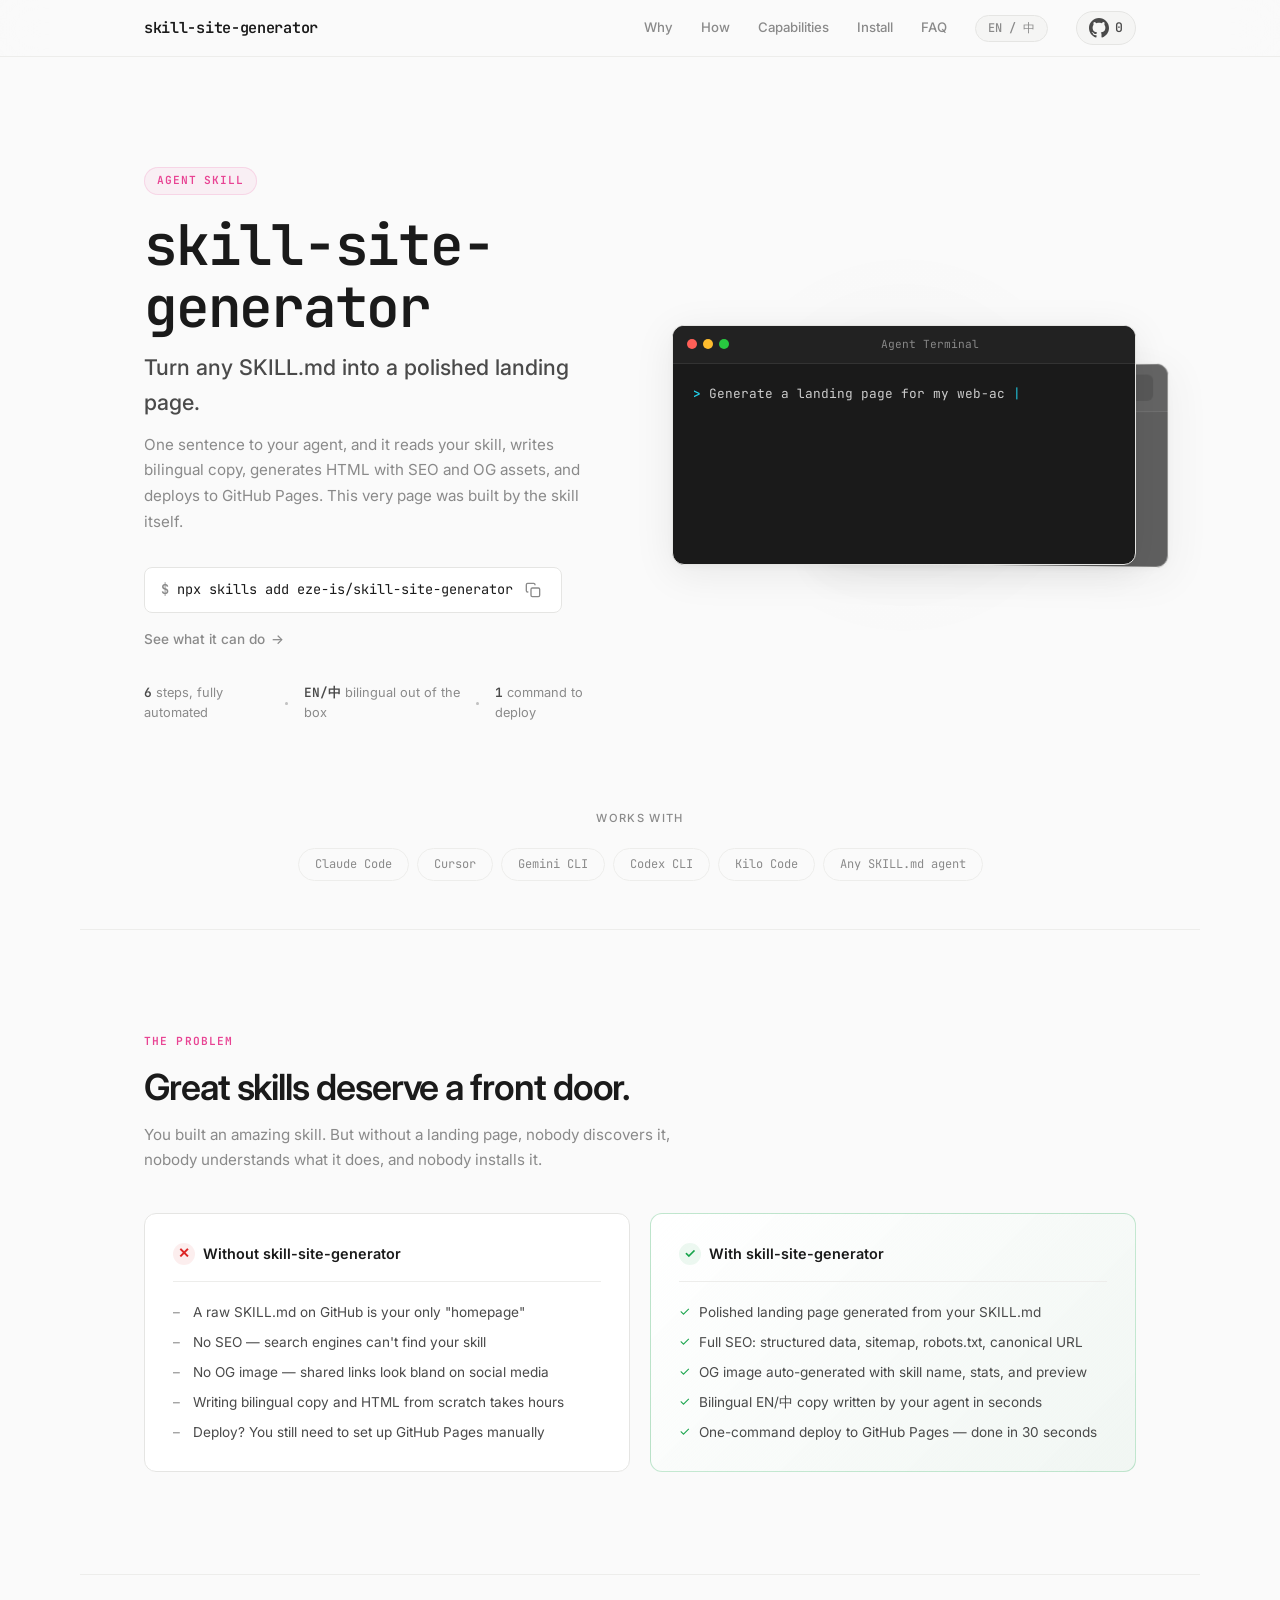
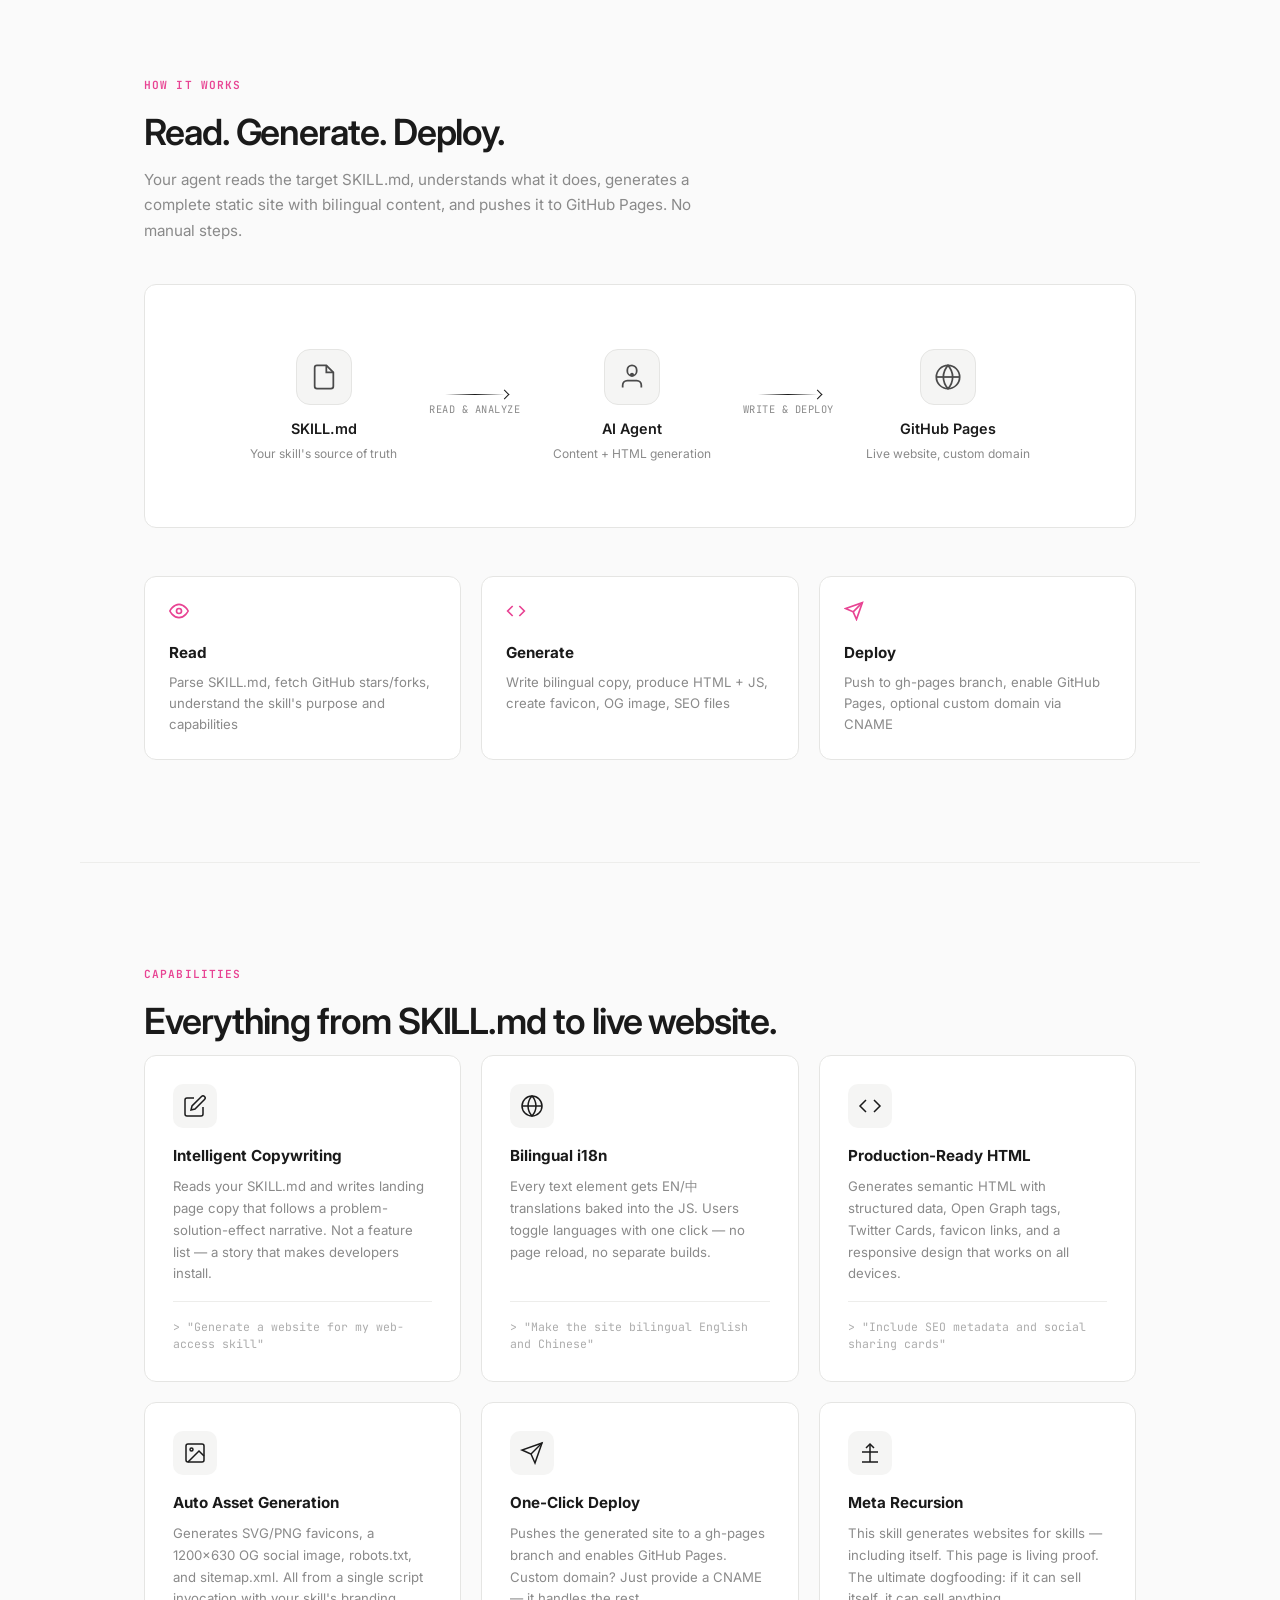
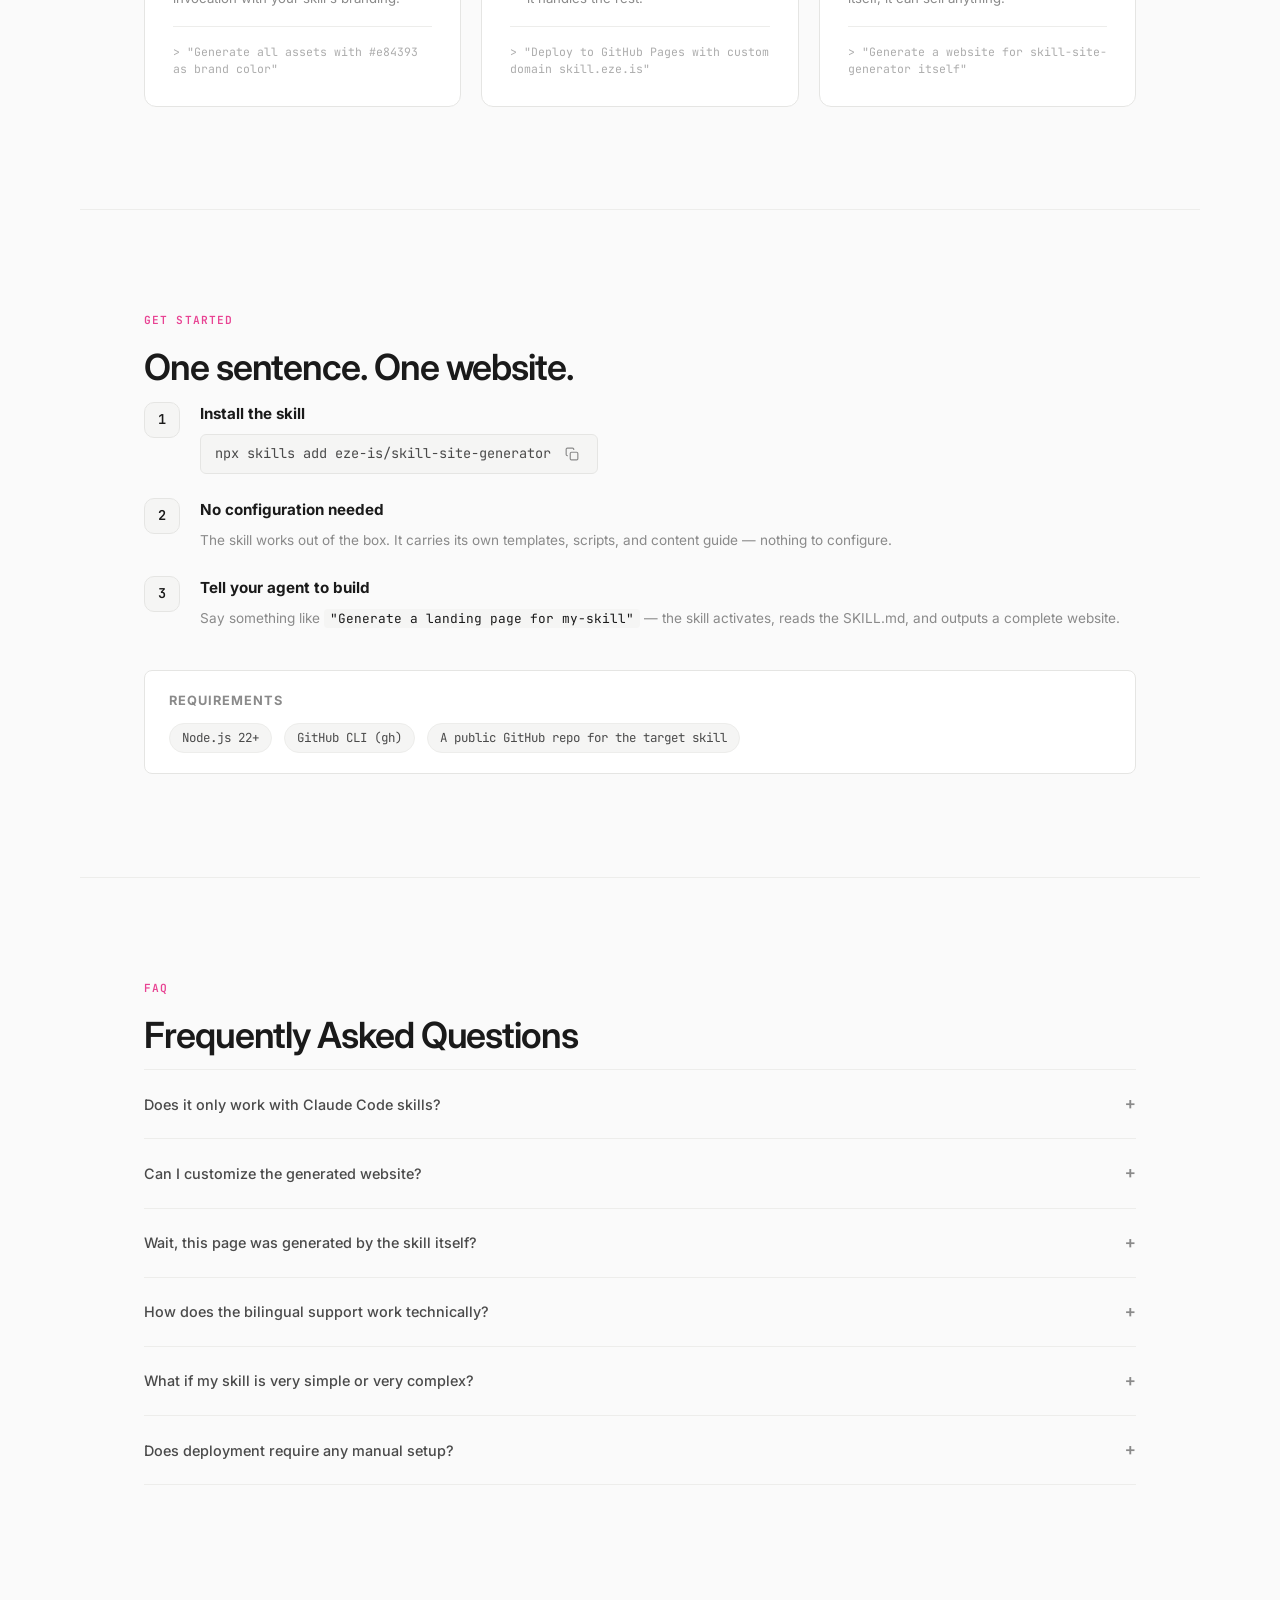
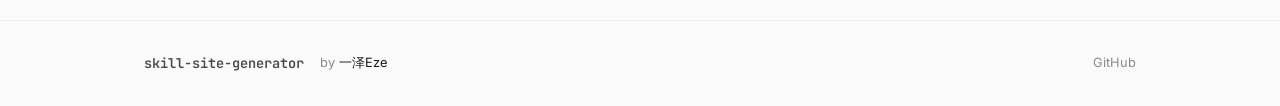
<file: index.html>
<!DOCTYPE html>
<html lang="en">
<head>
  <meta charset="UTF-8">
  <meta name="viewport" content="width=device-width, initial-scale=1.0">
  <title>skill-site-generator — One Command to a Polished Skill Landing Page</title>
  <meta name="description" content="Generate a polished landing page for any SKILL.md-based agent skill. One command, bilingual i18n, SEO-ready, GitHub Pages deployment. The skill that builds its own website.">
  <meta name="keywords" content="skill-site-generator, agent skill, SKILL.md, landing page, GitHub Pages, Claude Code, Cursor, site generator, i18n, SEO">
  <meta name="author" content="一泽Eze">
  <link rel="canonical" href="https://skill-site-generator.eze.is/">

  <!-- Favicon -->
  <link rel="icon" type="image/svg+xml" href="/favicon.svg">
  <link rel="icon" type="image/png" sizes="32x32" href="/favicon-32x32.png">
  <link rel="icon" type="image/png" sizes="16x16" href="/favicon-16x16.png">
  <link rel="apple-touch-icon" sizes="180x180" href="/apple-touch-icon.png">
  <meta name="theme-color" content="#fafafa">

  <!-- Open Graph -->
  <meta property="og:type" content="website">
  <meta property="og:title" content="skill-site-generator — One Command to a Polished Skill Landing Page">
  <meta property="og:description" content="Generate a polished landing page for any SKILL.md-based agent skill. Bilingual, SEO-ready, one-click deploy to GitHub Pages.">
  <meta property="og:url" content="https://skill-site-generator.eze.is/">
  <meta property="og:site_name" content="skill-site-generator">
  <meta property="og:image" content="https://skill-site-generator.eze.is/og.png">
  <meta property="og:image:width" content="1200">
  <meta property="og:image:height" content="630">

  <!-- Twitter Card -->
  <meta name="twitter:card" content="summary_large_image">
  <meta name="twitter:title" content="skill-site-generator — One Command to a Polished Skill Landing Page">
  <meta name="twitter:description" content="Generate a polished landing page for any SKILL.md-based agent skill. One command, bilingual, SEO-ready.">
  <meta name="twitter:image" content="https://skill-site-generator.eze.is/og.png">
  <meta name="twitter:creator" content="@eze_is_1">

  <!-- Structured Data -->
  <script type="application/ld+json">
  {
    "@context": "https://schema.org",
    "@type": "SoftwareApplication",
    "name": "skill-site-generator",
    "description": "Agent Skill that generates polished landing pages for any SKILL.md-based skill. One command to create a bilingual, SEO-ready website with GitHub Pages deployment.",
    "url": "https://skill-site-generator.eze.is/",
    "applicationCategory": "DeveloperApplication",
    "operatingSystem": "macOS, Linux, Windows",
    "author": {
      "@type": "Person",
      "name": "一泽Eze",
      "url": "https://x.com/eze_is_1"
    },
    "codeRepository": "https://github.com/eze-is/skill-site-generator",
    "offers": {
      "@type": "Offer",
      "price": "0",
      "priceCurrency": "USD"
    }
  }
  </script>

  <!-- Breadcrumb structured data -->
  <script type="application/ld+json">
  {
    "@context": "https://schema.org",
    "@type": "BreadcrumbList",
    "itemListElement": [
      { "@type": "ListItem", "position": 1, "name": "Home", "item": "https://skill-site-generator.eze.is/" },
      { "@type": "ListItem", "position": 2, "name": "Capabilities", "item": "https://skill-site-generator.eze.is/#capabilities" },
      { "@type": "ListItem", "position": 3, "name": "Install", "item": "https://skill-site-generator.eze.is/#install" },
      { "@type": "ListItem", "position": 4, "name": "FAQ", "item": "https://skill-site-generator.eze.is/#faq" }
    ]
  }
  </script>

  <!-- FAQ structured data for Google rich results -->
  <script type="application/ld+json">
  {
    "@context": "https://schema.org",
    "@type": "FAQPage",
    "mainEntity": [
      {
        "@type": "Question",
        "name": "Does it only work with Claude Code skills?",
        "acceptedAnswer": {
          "@type": "Answer",
          "text": "No. It generates websites for any SKILL.md-based skill, regardless of which agent harness runs it — Claude Code, Cursor, Gemini CLI, Codex CLI, etc."
        }
      },
      {
        "@type": "Question",
        "name": "Can I customize the generated website's design?",
        "acceptedAnswer": {
          "@type": "Answer",
          "text": "The generated site uses a polished shared CSS template. You can freely edit the output HTML and JS after generation — it's all static files you own."
        }
      },
      {
        "@type": "Question",
        "name": "Does it really generate its own website?",
        "acceptedAnswer": {
          "@type": "Answer",
          "text": "Yes. This very page was generated by skill-site-generator for itself. It reads its own SKILL.md and produces this landing page — the ultimate dogfooding."
        }
      },
      {
        "@type": "Question",
        "name": "How does the bilingual support work?",
        "acceptedAnswer": {
          "@type": "Answer",
          "text": "All text content has data-i18n attributes. The script.js contains en/zh translation objects, and a toggle button switches languages instantly without page reload."
        }
      },
      {
        "@type": "Question",
        "name": "Do I need to write any code to generate a site?",
        "acceptedAnswer": {
          "@type": "Answer",
          "text": "No. Just tell your agent 'generate a website for my skill' and provide a SKILL.md path or GitHub repo. The skill handles everything — content generation, HTML/JS output, asset creation, and deployment."
        }
      }
    ]
  }
  </script>

  <link rel="preconnect" href="https://fonts.googleapis.com">
  <link rel="preconnect" href="https://fonts.gstatic.com" crossorigin>
  <link href="https://fonts.googleapis.com/css2?family=Inter:wght@400;500;600&family=JetBrains+Mono:wght@400;500;600&display=swap" rel="stylesheet">
  <link rel="stylesheet" href="style.css">
</head>
<body>
  <!-- Nav -->
  <nav class="nav" id="nav">
    <div class="nav-inner">
      <a href="#" class="nav-logo">skill-site-generator</a>
      <div class="nav-links">
        <a href="#problem" data-i18n="nav.why">Why</a>
        <a href="#architecture" data-i18n="nav.how">How</a>
        <a href="#capabilities" data-i18n="nav.capabilities">Capabilities</a>
        <a href="#install" data-i18n="nav.install">Install</a>
        <a href="#faq">FAQ</a>
        <button class="lang-toggle" id="lang-toggle" aria-label="Switch language">EN / 中</button>
        <a href="https://github.com/eze-is/skill-site-generator" target="_blank" class="nav-github">
          <svg width="20" height="20" viewBox="0 0 24 24" fill="currentColor"><path d="M12 0c-6.626 0-12 5.373-12 12 0 5.302 3.438 9.8 8.207 11.387.599.111.793-.261.793-.577v-2.234c-3.338.726-4.033-1.416-4.033-1.416-.546-1.387-1.333-1.756-1.333-1.756-1.089-.745.083-.729.083-.729 1.205.084 1.839 1.237 1.839 1.237 1.07 1.834 2.807 1.304 3.492.997.107-.775.418-1.305.762-1.604-2.665-.305-5.467-1.334-5.467-5.931 0-1.311.469-2.381 1.236-3.221-.124-.303-.535-1.524.117-3.176 0 0 1.008-.322 3.301 1.23.957-.266 1.983-.399 3.003-.404 1.02.005 2.047.138 3.006.404 2.291-1.552 3.297-1.23 3.297-1.23.653 1.653.242 2.874.118 3.176.77.84 1.235 1.911 1.235 3.221 0 4.609-2.807 5.624-5.479 5.921.43.372.823 1.102.823 2.222v3.293c0 .319.192.694.801.576 4.765-1.589 8.199-6.086 8.199-11.386 0-6.627-5.373-12-12-12z"/></svg>
          <span class="star-count">0</span>
        </a>
      </div>
    </div>
  </nav>

  <!-- Hero -->
  <section class="hero" id="hero">
    <div class="hero-content">
      <div class="hero-badge" data-i18n="hero.badge">Agent Skill</div>
      <h1 class="hero-title">skill-site-generator</h1>
      <p class="hero-subtitle" data-i18n="hero.subtitle">Turn any SKILL.md into a polished landing page.</p>
      <p class="hero-desc" data-i18n="hero.desc">One sentence to your agent, and it reads your skill, writes bilingual copy, generates HTML with SEO and OG assets, and deploys to GitHub Pages. This very page was built by the skill itself.</p>
      <div class="hero-actions">
        <div class="hero-install">
          <span class="install-prompt">$</span>
          <code>npx skills add eze-is/skill-site-generator</code>
          <button class="copy-btn" data-copy="npx skills add eze-is/skill-site-generator" aria-label="Copy">
            <svg width="16" height="16" viewBox="0 0 24 24" fill="none" stroke="currentColor" stroke-width="2"><rect x="9" y="9" width="13" height="13" rx="2"/><path d="M5 15H4a2 2 0 01-2-2V4a2 2 0 012-2h9a2 2 0 012 2v1"/></svg>
          </button>
        </div>
        <a href="#capabilities" class="hero-cta" data-i18n="hero.cta">See what it can do</a>
      </div>
      <div class="hero-stats">
        <div class="stat"><strong>6</strong> <span data-i18n="hero.steps">steps, fully automated</span></div>
        <div class="stat-sep"></div>
        <div class="stat"><strong>EN/中</strong> <span data-i18n="hero.i18n">bilingual out of the box</span></div>
        <div class="stat-sep"></div>
        <div class="stat"><strong>1</strong> <span data-i18n="hero.command">command to deploy</span></div>
      </div>
    </div>
    <div class="hero-visual">
      <div class="terminal-window">
        <div class="terminal-header">
          <div class="terminal-dots">
            <span class="dot red"></span>
            <span class="dot yellow"></span>
            <span class="dot green"></span>
          </div>
          <span class="terminal-title">Agent Terminal</span>
        </div>
        <div class="terminal-body" id="terminal-demo">
          <div class="terminal-line">
            <span class="t-prompt">&gt;</span>
            <span class="t-text" id="demo-prompt"></span>
            <span class="t-cursor">|</span>
          </div>
          <div class="terminal-output" id="demo-output"></div>
        </div>
      </div>
      <div class="browser-window">
        <div class="browser-header">
          <div class="terminal-dots">
            <span class="dot red"></span>
            <span class="dot yellow"></span>
            <span class="dot green"></span>
          </div>
          <div class="browser-url">
            <svg width="12" height="12" viewBox="0 0 24 24" fill="none" stroke="currentColor" stroke-width="2"><path d="M12 22s8-4 8-10V5l-8-3-8 3v7c0 6 8 10 8 10z"/></svg>
            <span id="browser-url-text">your-skill.github.io</span>
          </div>
        </div>
        <div class="browser-body" id="browser-demo">
          <div class="browser-placeholder">
            <div class="browser-skeleton">
              <div class="skel-nav"></div>
              <div class="skel-hero-block"></div>
              <div class="skel-lines">
                <div class="skel-line w80"></div>
                <div class="skel-line w60"></div>
                <div class="skel-line w70"></div>
              </div>
            </div>
          </div>
        </div>
      </div>
    </div>
  </section>

  <!-- Logos -->
  <section class="logos-section">
    <p class="logos-label" data-i18n="logos.label">Works with</p>
    <div class="logos-row">
      <div class="logo-item">Claude Code</div>
      <div class="logo-item">Cursor</div>
      <div class="logo-item">Gemini CLI</div>
      <div class="logo-item">Codex CLI</div>
      <div class="logo-item">Kilo Code</div>
      <div class="logo-item">Any SKILL.md agent</div>
    </div>
  </section>

  <!-- Problem -->
  <section class="section problem-section" id="problem">
    <div class="section-inner">
      <div class="section-label" data-i18n="problem.label">The Problem</div>
      <h2 class="section-title" data-i18n="problem.title">Great skills deserve a front door.</h2>
      <p class="section-desc" data-i18n="problem.desc">You built an amazing skill. But without a landing page, nobody discovers it, nobody understands what it does, and nobody installs it.</p>
      <div class="comparison-grid">
        <div class="comparison-card without">
          <div class="comparison-header">
            <span class="comparison-icon">&#x2715;</span>
            <span data-i18n="problem.without">Without skill-site-generator</span>
          </div>
          <ul class="comparison-list">
            <li data-i18n="problem.w1">A raw SKILL.md on GitHub is your only "homepage"</li>
            <li data-i18n="problem.w2">No SEO — search engines can't find your skill</li>
            <li data-i18n="problem.w3">No OG image — shared links look bland on social media</li>
            <li data-i18n="problem.w4">Writing bilingual copy and HTML from scratch takes hours</li>
            <li data-i18n="problem.w5">Deploy? You still need to set up GitHub Pages manually</li>
          </ul>
        </div>
        <div class="comparison-card with">
          <div class="comparison-header">
            <span class="comparison-icon">&#x2713;</span>
            <span data-i18n="problem.with">With skill-site-generator</span>
          </div>
          <ul class="comparison-list">
            <li data-i18n="problem.a1">Polished landing page generated from your SKILL.md</li>
            <li data-i18n="problem.a2">Full SEO: structured data, sitemap, robots.txt, canonical URL</li>
            <li data-i18n="problem.a3">OG image auto-generated with skill name, stats, and preview</li>
            <li data-i18n="problem.a4">Bilingual EN/中 copy written by your agent in seconds</li>
            <li data-i18n="problem.a5">One-command deploy to GitHub Pages — done in 30 seconds</li>
          </ul>
        </div>
      </div>
    </div>
  </section>

  <!-- Architecture -->
  <section class="section arch-section" id="architecture">
    <div class="section-inner">
      <div class="section-label" data-i18n="arch.label">How It Works</div>
      <h2 class="section-title" data-i18n="arch.title">Read. Generate. Deploy.</h2>
      <p class="section-desc" data-i18n="arch.desc">Your agent reads the target SKILL.md, understands what it does, generates a complete static site with bilingual content, and pushes it to GitHub Pages. No manual steps.</p>
      <div class="arch-diagram">
        <div class="arch-node">
          <div class="arch-icon">
            <svg width="28" height="28" viewBox="0 0 24 24" fill="none" stroke="currentColor" stroke-width="1.5"><path d="M14 2H6a2 2 0 00-2 2v16a2 2 0 002 2h12a2 2 0 002-2V8z"/><polyline points="14 2 14 8 20 8"/></svg>
          </div>
          <div class="arch-label" data-i18n="arch.skillmd">SKILL.md</div>
          <div class="arch-sub" data-i18n="arch.skillmdSub">Your skill's source of truth</div>
        </div>
        <div class="arch-connector">
          <div class="arch-line"></div>
          <div class="arch-flow-label" data-i18n="arch.flow1">Read & Analyze</div>
        </div>
        <div class="arch-node">
          <div class="arch-icon">
            <svg width="28" height="28" viewBox="0 0 24 24" fill="none" stroke="currentColor" stroke-width="1.5"><path d="M12 2a4 4 0 014 4v1a4 4 0 01-8 0V6a4 4 0 014-4z"/><path d="M20 21v-2a4 4 0 00-4-4H8a4 4 0 00-4 4v2"/><circle cx="12" cy="10" r="1" fill="currentColor"/></svg>
          </div>
          <div class="arch-label" data-i18n="arch.agent">AI Agent</div>
          <div class="arch-sub" data-i18n="arch.agentSub">Content + HTML generation</div>
        </div>
        <div class="arch-connector">
          <div class="arch-line"></div>
          <div class="arch-flow-label" data-i18n="arch.flow2">Write & Deploy</div>
        </div>
        <div class="arch-node">
          <div class="arch-icon">
            <svg width="28" height="28" viewBox="0 0 24 24" fill="none" stroke="currentColor" stroke-width="1.5"><circle cx="12" cy="12" r="10"/><line x1="2" y1="12" x2="22" y2="12"/><path d="M12 2a15.3 15.3 0 014 10 15.3 15.3 0 01-4 10 15.3 15.3 0 01-4-10 15.3 15.3 0 014-10z"/></svg>
          </div>
          <div class="arch-label" data-i18n="arch.site">GitHub Pages</div>
          <div class="arch-sub" data-i18n="arch.siteSub">Live website, custom domain</div>
        </div>
      </div>
      <div class="arch-features">
        <div class="arch-feature">
          <div class="feature-icon">
            <svg width="20" height="20" viewBox="0 0 24 24" fill="none" stroke="currentColor" stroke-width="2"><path d="M1 12s4-8 11-8 11 8 11 8-4 8-11 8-11-8-11-8z"/><circle cx="12" cy="12" r="3"/></svg>
          </div>
          <h3 data-i18n="arch.read">Read</h3>
          <p data-i18n="arch.readDesc">Parse SKILL.md, fetch GitHub stars/forks, understand the skill's purpose and capabilities</p>
        </div>
        <div class="arch-feature">
          <div class="feature-icon">
            <svg width="20" height="20" viewBox="0 0 24 24" fill="none" stroke="currentColor" stroke-width="2"><polyline points="16 18 22 12 16 6"/><polyline points="8 6 2 12 8 18"/></svg>
          </div>
          <h3 data-i18n="arch.generate">Generate</h3>
          <p data-i18n="arch.generateDesc">Write bilingual copy, produce HTML + JS, create favicon, OG image, SEO files</p>
        </div>
        <div class="arch-feature">
          <div class="feature-icon">
            <svg width="20" height="20" viewBox="0 0 24 24" fill="none" stroke="currentColor" stroke-width="2"><path d="M22 2L11 13"/><polygon points="22 2 15 22 11 13 2 9 22 2"/></svg>
          </div>
          <h3 data-i18n="arch.deploy">Deploy</h3>
          <p data-i18n="arch.deployDesc">Push to gh-pages branch, enable GitHub Pages, optional custom domain via CNAME</p>
        </div>
      </div>
    </div>
  </section>

  <!-- Capabilities -->
  <section class="section cap-section" id="capabilities">
    <div class="section-inner">
      <div class="section-label" data-i18n="cap.label">Capabilities</div>
      <h2 class="section-title" data-i18n="cap.title">Everything from SKILL.md to live website.</h2>
      <div class="cap-grid">
        <div class="cap-card">
          <div class="cap-icon-wrap">
            <svg width="24" height="24" viewBox="0 0 24 24" fill="none" stroke="currentColor" stroke-width="1.5"><path d="M11 4H4a2 2 0 00-2 2v14a2 2 0 002 2h14a2 2 0 002-2v-7"/><path d="M18.5 2.5a2.121 2.121 0 013 3L12 15l-4 1 1-4 9.5-9.5z"/></svg>
          </div>
          <h3 data-i18n="cap.content">Intelligent Copywriting</h3>
          <p data-i18n="cap.contentDesc">Reads your SKILL.md and writes landing page copy that follows a problem-solution-effect narrative. Not a feature list — a story that makes developers install.</p>
          <div class="cap-example">
            <code data-i18n="cap.contentEx">&gt; "Generate a website for my web-access skill"</code>
          </div>
        </div>
        <div class="cap-card">
          <div class="cap-icon-wrap">
            <svg width="24" height="24" viewBox="0 0 24 24" fill="none" stroke="currentColor" stroke-width="1.5"><circle cx="12" cy="12" r="10"/><line x1="2" y1="12" x2="22" y2="12"/><path d="M12 2a15.3 15.3 0 014 10 15.3 15.3 0 01-4 10 15.3 15.3 0 01-4-10 15.3 15.3 0 014-10z"/></svg>
          </div>
          <h3 data-i18n="cap.i18n">Bilingual i18n</h3>
          <p data-i18n="cap.i18nDesc">Every text element gets EN/中 translations baked into the JS. Users toggle languages with one click — no page reload, no separate builds.</p>
          <div class="cap-example">
            <code>&gt; "Make the site bilingual English and Chinese"</code>
          </div>
        </div>
        <div class="cap-card">
          <div class="cap-icon-wrap">
            <svg width="24" height="24" viewBox="0 0 24 24" fill="none" stroke="currentColor" stroke-width="1.5"><polyline points="16 18 22 12 16 6"/><polyline points="8 6 2 12 8 18"/></svg>
          </div>
          <h3 data-i18n="cap.html">Production-Ready HTML</h3>
          <p data-i18n="cap.htmlDesc">Generates semantic HTML with structured data, Open Graph tags, Twitter Cards, favicon links, and a responsive design that works on all devices.</p>
          <div class="cap-example">
            <code>&gt; "Include SEO metadata and social sharing cards"</code>
          </div>
        </div>
        <div class="cap-card">
          <div class="cap-icon-wrap">
            <svg width="24" height="24" viewBox="0 0 24 24" fill="none" stroke="currentColor" stroke-width="1.5"><rect x="3" y="3" width="18" height="18" rx="2"/><circle cx="8.5" cy="8.5" r="1.5"/><polyline points="21 15 16 10 5 21"/></svg>
          </div>
          <h3 data-i18n="cap.assets">Auto Asset Generation</h3>
          <p data-i18n="cap.assetsDesc">Generates SVG/PNG favicons, a 1200x630 OG social image, robots.txt, and sitemap.xml. All from a single script invocation with your skill's branding.</p>
          <div class="cap-example">
            <code>&gt; "Generate all assets with #e84393 as brand color"</code>
          </div>
        </div>
        <div class="cap-card">
          <div class="cap-icon-wrap">
            <svg width="24" height="24" viewBox="0 0 24 24" fill="none" stroke="currentColor" stroke-width="1.5"><path d="M22 2L11 13"/><polygon points="22 2 15 22 11 13 2 9 22 2"/></svg>
          </div>
          <h3 data-i18n="cap.deploy">One-Click Deploy</h3>
          <p data-i18n="cap.deployDesc">Pushes the generated site to a gh-pages branch and enables GitHub Pages. Custom domain? Just provide a CNAME — it handles the rest.</p>
          <div class="cap-example">
            <code>&gt; "Deploy to GitHub Pages with custom domain skill.eze.is"</code>
          </div>
        </div>
        <div class="cap-card">
          <div class="cap-icon-wrap">
            <svg width="24" height="24" viewBox="0 0 24 24" fill="none" stroke="currentColor" stroke-width="1.5"><path d="M12 3v18"/><path d="M8 7l4-4 4 4"/><path d="M20 21H4"/><path d="M4 11h16"/></svg>
          </div>
          <h3 data-i18n="cap.meta">Meta Recursion</h3>
          <p data-i18n="cap.metaDesc">This skill generates websites for skills — including itself. This page is living proof. The ultimate dogfooding: if it can sell itself, it can sell anything.</p>
          <div class="cap-example">
            <code data-i18n="cap.metaEx">&gt; "Generate a website for skill-site-generator itself"</code>
          </div>
        </div>
      </div>
    </div>
  </section>

  <!-- Install -->
  <section class="section install-section" id="install">
    <div class="section-inner">
      <div class="section-label" data-i18n="install.label">Get Started</div>
      <h2 class="section-title" data-i18n="install.title">One sentence. One website.</h2>
      <div class="install-steps">
        <div class="install-step">
          <div class="step-num">1</div>
          <div class="step-content">
            <h3 data-i18n="install.step1">Install the skill</h3>
            <div class="code-block">
              <code>npx skills add eze-is/skill-site-generator</code>
              <button class="copy-btn" data-copy="npx skills add eze-is/skill-site-generator" aria-label="Copy">
                <svg width="14" height="14" viewBox="0 0 24 24" fill="none" stroke="currentColor" stroke-width="2"><rect x="9" y="9" width="13" height="13" rx="2"/><path d="M5 15H4a2 2 0 01-2-2V4a2 2 0 012-2h9a2 2 0 012 2v1"/></svg>
              </button>
            </div>
          </div>
        </div>
        <div class="install-step">
          <div class="step-num">2</div>
          <div class="step-content">
            <h3 data-i18n="install.step2">No configuration needed</h3>
            <p data-i18n="install.step2desc">The skill works out of the box. It carries its own templates, scripts, and content guide — nothing to configure.</p>
          </div>
        </div>
        <div class="install-step">
          <div class="step-num">3</div>
          <div class="step-content">
            <h3 data-i18n="install.step3">Tell your agent to build</h3>
            <p data-i18n="install.step3desc">Say something like <code>"Generate a landing page for my-skill"</code> — the skill activates, reads the SKILL.md, and outputs a complete website.</p>
          </div>
        </div>
      </div>
      <div class="install-req">
        <h4 data-i18n="install.req">Requirements</h4>
        <div class="req-items">
          <span class="req-item">Node.js 22+</span>
          <span class="req-item">GitHub CLI (gh)</span>
          <span class="req-item">A public GitHub repo for the target skill</span>
        </div>
      </div>
    </div>
  </section>

  <!-- FAQ -->
  <section class="section faq-section" id="faq">
    <div class="section-inner">
      <div class="section-label">FAQ</div>
      <h2 class="section-title" data-i18n="faq.title">Frequently Asked Questions</h2>
      <div class="faq-list">
        <details class="faq-item">
          <summary data-i18n="faq.q1">Does it only work with Claude Code skills?</summary>
          <p data-i18n="faq.a1">No. It generates websites for any <strong>SKILL.md-based</strong> skill, regardless of which agent harness runs it — Claude Code, Cursor, Gemini CLI, Codex CLI, etc.</p>
        </details>
        <details class="faq-item">
          <summary data-i18n="faq.q2">Can I customize the generated website?</summary>
          <p data-i18n="faq.a2">The output is plain HTML + CSS + JS — all static files you fully own. Edit anything after generation. The shared CSS template provides a polished baseline; you can override or replace it.</p>
        </details>
        <details class="faq-item">
          <summary data-i18n="faq.q3">Wait, this page was generated by the skill itself?</summary>
          <p data-i18n="faq.a3">Yes. This is <strong>skill-site-generator generating its own landing page</strong>. It read its own SKILL.md, wrote the bilingual copy, produced the HTML, and generated all assets. If it can sell itself, it can sell your skill too.</p>
        </details>
        <details class="faq-item">
          <summary data-i18n="faq.q4">How does the bilingual support work technically?</summary>
          <p data-i18n="faq.a4">All text elements use <strong>data-i18n</strong> attributes. The script.js contains an i18n object with en/zh translations. A toggle button switches languages instantly — no reload, no separate pages, no build step.</p>
        </details>
        <details class="faq-item">
          <summary data-i18n="faq.q5">What if my skill is very simple or very complex?</summary>
          <p data-i18n="faq.a5">The content guide adapts: lightweight skills get fewer sections (Hero + Problem + Capabilities + Install), while complex multi-component skills get the full treatment including architecture diagrams and API references. Sections match the skill's actual complexity.</p>
        </details>
        <details class="faq-item">
          <summary data-i18n="faq.q6">Does deployment require any manual setup?</summary>
          <p data-i18n="faq.a6">No. The deploy script uses <strong>gh CLI</strong> to push to a gh-pages branch and enable GitHub Pages automatically. For custom domains, just pass a CNAME value — the script creates the file and deploys it with the site.</p>
        </details>
      </div>
    </div>
  </section>

  <!-- Footer -->
  <footer class="footer">
    <div class="footer-inner">
      <div class="footer-left">
        <span class="footer-logo">skill-site-generator</span>
        <span class="footer-author">by <a href="https://x.com/eze_is_1" target="_blank">一泽Eze</a></span>
      </div>
      <div class="footer-right">
        <a href="https://github.com/eze-is/skill-site-generator" target="_blank">GitHub</a>
      </div>
    </div>
  </footer>

  <noscript>
    <style>.t-cursor { display: none; } .terminal-output { display: none; }</style>
  </noscript>
  <script src="script.js"></script>
</body>
</html>
</file>
<file: style.css>
/* ============================================
   web-access — Landing Page Styles
   ============================================ */

:root {
  /* Colors — Light theme inspired by impeccable.style */
  --bg: #fafafa;
  --bg-elevated: #ffffff;
  --bg-card: #f5f5f4;
  --bg-card-hover: #eeeeec;
  --border: #e5e5e3;
  --border-subtle: #ededeb;
  --text: #1a1a1a;
  --text-secondary: #4a4a4a;
  --text-tertiary: #8a8a8a;
  --accent: #1a1a1a;
  --accent-dim: rgba(26, 26, 26, 0.06);
  --accent-glow: rgba(26, 26, 26, 0.03);
  --green: #16a34a;
  --green-dim: rgba(22, 163, 74, 0.08);
  --red: #dc2626;
  --red-dim: rgba(220, 38, 38, 0.08);
  --yellow: #ca8a04;
  --pink: #e84393;

  /* Typography */
  --font-sans: 'Inter', -apple-system, BlinkMacSystemFont, sans-serif;
  --font-mono: 'JetBrains Mono', 'SF Mono', 'Fira Code', monospace;

  /* Spacing */
  --section-padding: clamp(4rem, 8vw, 7rem) clamp(1.5rem, 5vw, 4rem);
  --content-max: 1120px;
  --radius: 12px;
  --radius-sm: 8px;
  --radius-xs: 6px;
}

/* ---- Reset ---- */
*, *::before, *::after { box-sizing: border-box; margin: 0; padding: 0; }

html {
  scroll-behavior: smooth;
  -webkit-font-smoothing: antialiased;
  -moz-osx-font-smoothing: grayscale;
}

body {
  font-family: var(--font-sans);
  background: var(--bg);
  color: var(--text);
  line-height: 1.6;
  overflow-x: hidden;
}

a { color: var(--accent); text-decoration: none; transition: opacity 0.2s; }
a:hover { opacity: 0.8; }

code { font-family: var(--font-mono); }

/* ---- Nav ---- */
.nav {
  position: fixed;
  top: 0;
  left: 0;
  right: 0;
  z-index: 100;
  background: rgba(250, 250, 250, 0.85);
  backdrop-filter: blur(20px) saturate(1.2);
  -webkit-backdrop-filter: blur(20px) saturate(1.2);
  border-bottom: 1px solid var(--border-subtle);
}

.nav-inner {
  max-width: var(--content-max);
  margin: 0 auto;
  padding: 0 clamp(1.5rem, 5vw, 4rem);
  height: 56px;
  display: flex;
  align-items: center;
  justify-content: space-between;
}

.nav-logo {
  font-family: var(--font-mono);
  font-weight: 600;
  font-size: 0.95rem;
  color: var(--text);
  letter-spacing: -0.02em;
}

.nav-links {
  display: flex;
  align-items: center;
  gap: 1.75rem;
}

.nav-links a {
  font-size: 0.825rem;
  color: var(--text-tertiary);
  transition: color 0.2s;
  font-weight: 500;
}

.nav-links a:hover { color: var(--text); opacity: 1; }

.nav-github {
  display: flex;
  align-items: center;
  gap: 6px;
  padding: 5px 12px;
  background: var(--bg-card);
  border: 1px solid var(--border);
  border-radius: 999px;
  font-size: 0.8rem;
  color: var(--text-secondary) !important;
  transition: border-color 0.2s, background 0.2s;
}

.nav-github:hover {
  border-color: var(--text-tertiary);
  background: var(--bg-card-hover);
}

.star-count { font-family: var(--font-mono); font-weight: 500; }

.lang-toggle {
  font-family: var(--font-mono);
  font-size: 0.75rem;
  font-weight: 500;
  color: var(--text-tertiary);
  background: var(--bg-card);
  border: 1px solid var(--border);
  border-radius: 999px;
  padding: 4px 12px;
  cursor: pointer;
  transition: border-color 0.2s, color 0.2s;
  white-space: nowrap;
}

.lang-toggle:hover {
  border-color: var(--text-tertiary);
  color: var(--text);
}

/* ---- Hero ---- */
.hero {
  max-width: var(--content-max);
  margin: 0 auto;
  padding: 8rem clamp(1.5rem, 5vw, 4rem) 3rem;
  display: grid;
  grid-template-columns: 1fr 1fr;
  gap: 4rem;
  align-items: center;
  min-height: 90vh;
}

.hero-badge {
  display: inline-block;
  font-family: var(--font-mono);
  font-size: 0.7rem;
  font-weight: 600;
  letter-spacing: 0.08em;
  text-transform: uppercase;
  color: var(--pink);
  background: rgba(232, 67, 147, 0.06);
  padding: 4px 12px;
  border-radius: 999px;
  border: 1px solid rgba(232, 67, 147, 0.15);
  margin-bottom: 1.25rem;
}

.hero-title {
  font-family: var(--font-mono);
  font-size: clamp(2.5rem, 5vw, 3.5rem);
  font-weight: 600;
  letter-spacing: -0.04em;
  line-height: 1.1;
  margin-bottom: 0.75rem;
  color: var(--text);
}

.hero-subtitle {
  font-size: clamp(1.1rem, 2vw, 1.35rem);
  color: var(--text-secondary);
  margin-bottom: 0.75rem;
  font-weight: 500;
}

.hero-desc {
  color: var(--text-tertiary);
  font-size: 0.95rem;
  max-width: 440px;
  margin-bottom: 2rem;
  line-height: 1.7;
}

.hero-actions {
  display: flex;
  align-items: center;
  gap: 1rem;
  margin-bottom: 2rem;
  flex-wrap: wrap;
}

.hero-install {
  display: flex;
  align-items: center;
  gap: 8px;
  background: var(--bg-elevated);
  border: 1px solid var(--border);
  border-radius: var(--radius-sm);
  padding: 10px 16px;
  font-family: var(--font-mono);
  font-size: 0.85rem;
  transition: border-color 0.2s;
}

.hero-install:hover { border-color: var(--text-tertiary); }

.install-prompt { color: var(--text-tertiary); font-weight: 600; }

.hero-install code { color: var(--text); }

.copy-btn {
  display: flex;
  align-items: center;
  justify-content: center;
  background: none;
  border: none;
  color: var(--text-tertiary);
  cursor: pointer;
  padding: 4px;
  border-radius: 4px;
  transition: color 0.2s, background 0.2s;
}

.copy-btn:hover { color: var(--text); background: var(--bg-card); }
.copy-btn.copied { color: var(--green); }

.hero-cta {
  display: inline-flex;
  align-items: center;
  font-size: 0.85rem;
  font-weight: 500;
  color: var(--text-tertiary) !important;
  transition: color 0.2s;
}

.hero-cta:hover { color: var(--text) !important; opacity: 1; }

.hero-cta::after {
  content: '\2192';
  margin-left: 6px;
  transition: transform 0.2s;
}

.hero-cta:hover::after { transform: translateX(3px); }

.hero-stats {
  display: flex;
  align-items: center;
  gap: 1rem;
}

.stat {
  font-size: 0.8rem;
  color: var(--text-tertiary);
}

.stat strong {
  color: var(--text-secondary);
  font-family: var(--font-mono);
  font-weight: 600;
}

.stat-sep {
  width: 3px;
  height: 3px;
  border-radius: 50%;
  background: var(--text-tertiary);
  opacity: 0.5;
}

/* Hero Visual */
.hero-visual {
  position: relative;
}

.terminal-window, .browser-window {
  border: 1px solid var(--border);
  border-radius: var(--radius);
  overflow: hidden;
  background: #1a1a1a;
  color: #e0e0e0;
  box-shadow: 0 8px 40px rgba(0,0,0,0.08), 0 2px 8px rgba(0,0,0,0.04);
}

.terminal-window {
  position: relative;
  z-index: 2;
}

.browser-window {
  position: absolute;
  top: 40px;
  right: -30px;
  width: 75%;
  z-index: 1;
  opacity: 0.7;
  transform: perspective(800px) rotateY(-5deg);
  transition: opacity 0.4s, transform 0.4s;
}

.browser-window:hover {
  opacity: 0.9;
  transform: perspective(800px) rotateY(-2deg);
}

.terminal-header, .browser-header {
  display: flex;
  align-items: center;
  padding: 10px 14px;
  background: #222;
  border-bottom: 1px solid #333;
  gap: 10px;
}

.terminal-dots {
  display: flex;
  gap: 6px;
}

.dot {
  width: 10px;
  height: 10px;
  border-radius: 50%;
}

.dot.red { background: #ff5f57; }
.dot.yellow { background: #febc2e; }
.dot.green { background: #28c840; }

.terminal-title {
  font-family: var(--font-mono);
  font-size: 0.7rem;
  color: #888;
  margin-left: auto;
  margin-right: auto;
}

.terminal-body {
  padding: 1.25rem;
  font-family: var(--font-mono);
  font-size: 0.8rem;
  min-height: 200px;
}

.terminal-line {
  display: flex;
  align-items: center;
  gap: 8px;
}

.t-prompt { color: #22d3ee; font-weight: 600; }
.t-text { color: #ccc; }

.t-cursor {
  color: #22d3ee;
  animation: blink 1s step-end infinite;
  font-weight: 300;
}

@keyframes blink {
  0%, 100% { opacity: 1; }
  50% { opacity: 0; }
}

.terminal-output {
  margin-top: 0.75rem;
  color: #999;
  line-height: 1.8;
  font-size: 0.75rem;
}

.terminal-output .t-success { color: #4ade80; }
.terminal-output .t-info { color: #ccc; }
.terminal-output .t-accent { color: #22d3ee; }
.terminal-output .t-dim { color: #666; }

.browser-url {
  display: flex;
  align-items: center;
  gap: 6px;
  flex: 1;
  background: #111;
  padding: 4px 10px;
  border-radius: 6px;
  font-family: var(--font-mono);
  font-size: 0.7rem;
  color: #888;
}

.browser-body {
  padding: 1.25rem;
  min-height: 140px;
}

.browser-skeleton {
  opacity: 0.5;
}

.skel-nav {
  height: 8px;
  width: 60%;
  background: #333;
  border-radius: 4px;
  margin-bottom: 16px;
}

.skel-hero-block {
  height: 40px;
  width: 80%;
  background: #333;
  border-radius: 6px;
  margin-bottom: 14px;
}

.skel-lines {
  display: flex;
  flex-direction: column;
  gap: 8px;
}

.skel-line {
  height: 6px;
  background: #333;
  border-radius: 3px;
}

.skel-line.w80 { width: 80%; }
.skel-line.w60 { width: 60%; }
.skel-line.w70 { width: 70%; }

/* ---- Logos ---- */
.logos-section {
  max-width: var(--content-max);
  margin: 0 auto;
  padding: 0 clamp(1.5rem, 5vw, 4rem) 3rem;
  text-align: center;
}

.logos-label {
  font-size: 0.7rem;
  text-transform: uppercase;
  letter-spacing: 0.12em;
  color: var(--text-tertiary);
  margin-bottom: 1.25rem;
  font-weight: 500;
}

.logos-row {
  display: flex;
  justify-content: center;
  flex-wrap: wrap;
  gap: 0.5rem;
}

.logo-item {
  font-family: var(--font-mono);
  font-size: 0.75rem;
  color: var(--text-tertiary);
  padding: 6px 16px;
  border: 1px solid var(--border-subtle);
  border-radius: 999px;
  transition: border-color 0.2s, color 0.2s;
}

.logo-item:hover {
  border-color: var(--border);
  color: var(--text-secondary);
}

/* ---- Sections ---- */
.section {
  max-width: var(--content-max);
  margin: 0 auto;
}

.section-inner {
  padding: var(--section-padding);
  border-top: 1px solid var(--border-subtle);
}

.section-label {
  font-family: var(--font-mono);
  font-size: 0.7rem;
  font-weight: 600;
  letter-spacing: 0.1em;
  text-transform: uppercase;
  color: var(--pink);
  margin-bottom: 1rem;
}

.section-title {
  font-size: clamp(1.5rem, 3vw, 2.25rem);
  font-weight: 600;
  letter-spacing: -0.03em;
  line-height: 1.2;
  margin-bottom: 0.75rem;
}

.section-desc {
  color: var(--text-tertiary);
  font-size: 0.95rem;
  max-width: 560px;
  line-height: 1.7;
  margin-bottom: 2.5rem;
}

/* ---- Problem Section ---- */
.comparison-grid {
  display: grid;
  grid-template-columns: 1fr 1fr;
  gap: 1.25rem;
}

.comparison-card {
  padding: 1.75rem;
  border-radius: var(--radius);
  border: 1px solid var(--border);
  background: var(--bg-elevated);
}

.comparison-header {
  display: flex;
  align-items: center;
  gap: 8px;
  font-weight: 600;
  font-size: 0.9rem;
  margin-bottom: 1.25rem;
  padding-bottom: 1rem;
  border-bottom: 1px solid var(--border-subtle);
}

.without .comparison-icon {
  color: var(--red);
  font-size: 0.85rem;
  width: 22px;
  height: 22px;
  display: inline-flex;
  align-items: center;
  justify-content: center;
  background: var(--red-dim);
  border-radius: 50%;
}

.with .comparison-icon {
  color: var(--green);
  font-size: 0.85rem;
  width: 22px;
  height: 22px;
  display: inline-flex;
  align-items: center;
  justify-content: center;
  background: var(--green-dim);
  border-radius: 50%;
}

.with {
  border-color: rgba(22, 163, 74, 0.25);
  background: linear-gradient(135deg, var(--bg-elevated), rgba(22, 163, 74, 0.04));
}

.comparison-list {
  list-style: none;
  display: flex;
  flex-direction: column;
  gap: 0.6rem;
}

.comparison-list li {
  font-size: 0.85rem;
  color: var(--text-secondary);
  padding-left: 1.25rem;
  position: relative;
  line-height: 1.5;
}

.without .comparison-list li::before {
  content: '\2013';
  position: absolute;
  left: 0;
  color: var(--text-tertiary);
}

.with .comparison-list li::before {
  content: '\2713';
  position: absolute;
  left: 0;
  color: var(--green);
  font-size: 0.8rem;
}

/* ---- Architecture Section ---- */
.arch-diagram {
  display: flex;
  align-items: center;
  justify-content: center;
  gap: 0;
  margin-bottom: 3rem;
  padding: 2.5rem 1.5rem;
  background: var(--bg-elevated);
  border: 1px solid var(--border);
  border-radius: var(--radius);
}

.arch-node {
  text-align: center;
  padding: 1.5rem 2rem;
  position: relative;
}

.arch-icon {
  width: 56px;
  height: 56px;
  display: flex;
  align-items: center;
  justify-content: center;
  margin: 0 auto 0.75rem;
  border-radius: 14px;
  border: 1px solid var(--border);
  background: var(--bg-card);
  color: var(--text-secondary);
  transition: border-color 0.3s, color 0.3s;
}

.arch-node:hover .arch-icon {
  border-color: var(--accent);
  color: var(--accent);
}

.arch-label {
  font-weight: 600;
  font-size: 0.9rem;
  margin-bottom: 0.25rem;
}

.arch-sub {
  font-size: 0.75rem;
  color: var(--text-tertiary);
}

.arch-connector {
  display: flex;
  flex-direction: column;
  align-items: center;
  gap: 6px;
  min-width: 80px;
}

.arch-line {
  width: 60px;
  height: 1px;
  background: linear-gradient(90deg, transparent, var(--accent), transparent);
  position: relative;
}

.arch-line::after {
  content: '';
  position: absolute;
  right: -3px;
  top: -3px;
  width: 7px;
  height: 7px;
  border-top: 1px solid var(--accent);
  border-right: 1px solid var(--accent);
  transform: rotate(45deg);
}

.arch-flow-label {
  font-family: var(--font-mono);
  font-size: 0.65rem;
  color: var(--text-tertiary);
  text-transform: uppercase;
  letter-spacing: 0.05em;
}

.arch-features {
  display: grid;
  grid-template-columns: repeat(3, 1fr);
  gap: 1.25rem;
}

.arch-feature {
  padding: 1.5rem;
  background: var(--bg-elevated);
  border: 1px solid var(--border);
  border-radius: var(--radius);
  transition: border-color 0.2s;
}

.arch-feature:hover { border-color: var(--text-tertiary); }

.feature-icon {
  color: var(--pink);
  margin-bottom: 0.75rem;
}

.arch-feature h3 {
  font-size: 0.95rem;
  margin-bottom: 0.4rem;
}

.arch-feature p {
  font-size: 0.825rem;
  color: var(--text-tertiary);
  line-height: 1.6;
}

/* ---- Capabilities Section ---- */
.cap-grid {
  display: grid;
  grid-template-columns: repeat(3, 1fr);
  gap: 1.25rem;
}

.cap-card {
  padding: 1.75rem;
  background: var(--bg-elevated);
  border: 1px solid var(--border);
  border-radius: var(--radius);
  transition: border-color 0.3s, transform 0.3s;
  display: flex;
  flex-direction: column;
}

.cap-card:hover {
  border-color: var(--text-tertiary);
  transform: translateY(-2px);
}

.cap-icon-wrap {
  width: 44px;
  height: 44px;
  display: flex;
  align-items: center;
  justify-content: center;
  background: var(--bg-card);
  border-radius: 10px;
  color: var(--text);
  margin-bottom: 1rem;
}

.cap-card h3 {
  font-size: 0.95rem;
  margin-bottom: 0.5rem;
}

.cap-card > p {
  font-size: 0.825rem;
  color: var(--text-tertiary);
  line-height: 1.65;
  flex: 1;
}

.cap-example {
  margin-top: 1rem;
  padding-top: 1rem;
  border-top: 1px solid var(--border-subtle);
}

.cap-example code {
  font-size: 0.72rem;
  color: var(--text-tertiary);
  line-height: 1.5;
  display: block;
  opacity: 0.7;
}

/* ---- API Section ---- */
.api-grid {
  display: grid;
  grid-template-columns: repeat(4, 1fr);
  gap: 0.75rem;
}

.api-card {
  padding: 1rem 1.25rem;
  background: var(--bg-elevated);
  border: 1px solid var(--border);
  border-radius: var(--radius-sm);
  transition: border-color 0.2s;
  display: flex;
  flex-direction: column;
  gap: 0.4rem;
}

.api-card:hover { border-color: var(--text-tertiary); }

.api-method {
  font-family: var(--font-mono);
  font-size: 0.6rem;
  font-weight: 600;
  letter-spacing: 0.05em;
  color: var(--pink);
  opacity: 0.7;
}

.api-endpoint {
  font-size: 0.82rem;
  color: var(--text);
  font-weight: 500;
}

.api-desc {
  font-size: 0.72rem;
  color: var(--text-tertiary);
  line-height: 1.4;
}

/* ---- Install Section ---- */
.install-steps {
  display: flex;
  flex-direction: column;
  gap: 1.5rem;
  margin-bottom: 2.5rem;
}

.install-step {
  display: flex;
  gap: 1.25rem;
  align-items: flex-start;
}

.step-num {
  width: 36px;
  height: 36px;
  display: flex;
  align-items: center;
  justify-content: center;
  background: var(--bg-card);
  color: var(--text);
  font-family: var(--font-mono);
  font-weight: 600;
  font-size: 0.85rem;
  border-radius: 10px;
  flex-shrink: 0;
  border: 1px solid var(--border);
}

.step-content h3 {
  font-size: 0.95rem;
  margin-bottom: 0.5rem;
}

.step-content p {
  font-size: 0.85rem;
  color: var(--text-tertiary);
  line-height: 1.6;
}

.step-content p code {
  font-size: 0.8rem;
  color: var(--text);
  background: var(--bg-card);
  padding: 1px 6px;
  border-radius: 4px;
}

.step-content p strong {
  color: var(--text-secondary);
}

.code-block {
  display: inline-flex;
  align-items: center;
  gap: 10px;
  background: var(--bg-card);
  border: 1px solid var(--border);
  padding: 8px 14px;
  border-radius: var(--radius-xs);
  font-family: var(--font-mono);
  font-size: 0.85rem;
  color: var(--text-secondary);
}

.install-req {
  padding: 1.25rem 1.5rem;
  background: var(--bg-elevated);
  border: 1px solid var(--border);
  border-radius: var(--radius-sm);
}

.install-req h4 {
  font-size: 0.8rem;
  color: var(--text-tertiary);
  text-transform: uppercase;
  letter-spacing: 0.08em;
  margin-bottom: 0.75rem;
}

.req-items {
  display: flex;
  gap: 0.75rem;
  flex-wrap: wrap;
}

.req-item {
  font-family: var(--font-mono);
  font-size: 0.78rem;
  color: var(--text-secondary);
  padding: 4px 12px;
  background: var(--bg-card);
  border-radius: 999px;
  border: 1px solid var(--border-subtle);
}

/* ---- FAQ Section ---- */
.faq-list {
  display: flex;
  flex-direction: column;
  gap: 0;
}

.faq-item {
  border-bottom: 1px solid var(--border-subtle);
}

.faq-item:first-child { border-top: 1px solid var(--border-subtle); }

.faq-item summary {
  padding: 1.25rem 0;
  font-size: 0.9rem;
  font-weight: 500;
  cursor: pointer;
  list-style: none;
  display: flex;
  align-items: center;
  justify-content: space-between;
  color: var(--text-secondary);
  transition: color 0.2s;
}

.faq-item summary:hover { color: var(--text); }

.faq-item summary::-webkit-details-marker { display: none; }

.faq-item summary::after {
  content: '+';
  font-family: var(--font-mono);
  font-size: 1.1rem;
  color: var(--text-tertiary);
  transition: transform 0.3s;
  flex-shrink: 0;
  margin-left: 1rem;
}

.faq-item[open] summary::after {
  transform: rotate(45deg);
}

.faq-item p {
  padding: 0 0 1.25rem;
  font-size: 0.85rem;
  color: var(--text-tertiary);
  line-height: 1.7;
  max-width: 640px;
}

.faq-item p strong { color: var(--text-secondary); }

/* ---- Footer ---- */
.footer {
  border-top: 1px solid var(--border-subtle);
  margin-top: 2rem;
}

.footer-inner {
  max-width: var(--content-max);
  margin: 0 auto;
  padding: 2rem clamp(1.5rem, 5vw, 4rem);
  display: flex;
  align-items: center;
  justify-content: space-between;
}

.footer-left {
  display: flex;
  align-items: center;
  gap: 1rem;
}

.footer-logo {
  font-family: var(--font-mono);
  font-weight: 600;
  font-size: 0.85rem;
  color: var(--text-secondary);
}

.footer-author {
  font-size: 0.8rem;
  color: var(--text-tertiary);
}

.footer-right {
  display: flex;
  gap: 1.5rem;
}

.footer-right a {
  font-size: 0.8rem;
  color: var(--text-tertiary);
  transition: color 0.2s;
}

.footer-right a:hover { color: var(--text); opacity: 1; }

/* ---- Responsive ---- */
@media (max-width: 900px) {
  .hero {
    grid-template-columns: 1fr;
    min-height: auto;
    padding-top: 6rem;
    gap: 3rem;
  }

  .hero-visual {
    max-width: 480px;
  }

  .browser-window {
    position: relative;
    top: -20px;
    right: 0;
    width: 100%;
    margin-left: 10%;
    transform: none;
  }

  .browser-window:hover { transform: none; }

  .comparison-grid { grid-template-columns: 1fr; }
  .cap-grid { grid-template-columns: 1fr 1fr; }
  .api-grid { grid-template-columns: repeat(2, 1fr); }

  .arch-diagram {
    flex-direction: column;
    gap: 0;
  }

  .arch-connector {
    transform: rotate(90deg);
    min-width: auto;
    min-height: 60px;
  }
}

@media (max-width: 600px) {
  .nav-links a:not(.nav-github) { display: none; }
  .cap-grid { grid-template-columns: 1fr; }
  .api-grid { grid-template-columns: 1fr; }
  .arch-features { grid-template-columns: 1fr; }
  .hero-stats { flex-wrap: wrap; gap: 0.5rem; }
  .footer-inner { flex-direction: column; gap: 1rem; text-align: center; }
}

/* ---- Animations ---- */
@keyframes fadeInUp {
  from { opacity: 0; transform: translateY(20px); }
  to { opacity: 1; transform: translateY(0); }
}

.hero-content > * {
  animation: fadeInUp 0.6s ease-out both;
}

.hero-content > :nth-child(1) { animation-delay: 0.1s; }
.hero-content > :nth-child(2) { animation-delay: 0.15s; }
.hero-content > :nth-child(3) { animation-delay: 0.2s; }
.hero-content > :nth-child(4) { animation-delay: 0.25s; }
.hero-content > :nth-child(5) { animation-delay: 0.3s; }
.hero-content > :nth-child(6) { animation-delay: 0.35s; }

.hero-visual {
  animation: fadeInUp 0.8s ease-out 0.4s both;
}

/* Scroll animations */
.section-inner,
.logos-section {
  opacity: 0;
  transform: translateY(30px);
  transition: opacity 0.6s ease-out, transform 0.6s ease-out;
}

.section-inner.visible,
.logos-section.visible {
  opacity: 1;
  transform: translateY(0);
}

/* Glow effect behind hero terminal */
.hero-visual::before {
  content: '';
  position: absolute;
  top: 50%;
  left: 50%;
  transform: translate(-50%, -50%);
  width: 400px;
  height: 400px;
  background: radial-gradient(circle, var(--accent-glow) 0%, transparent 70%);
  pointer-events: none;
  z-index: 0;
}
</file>
